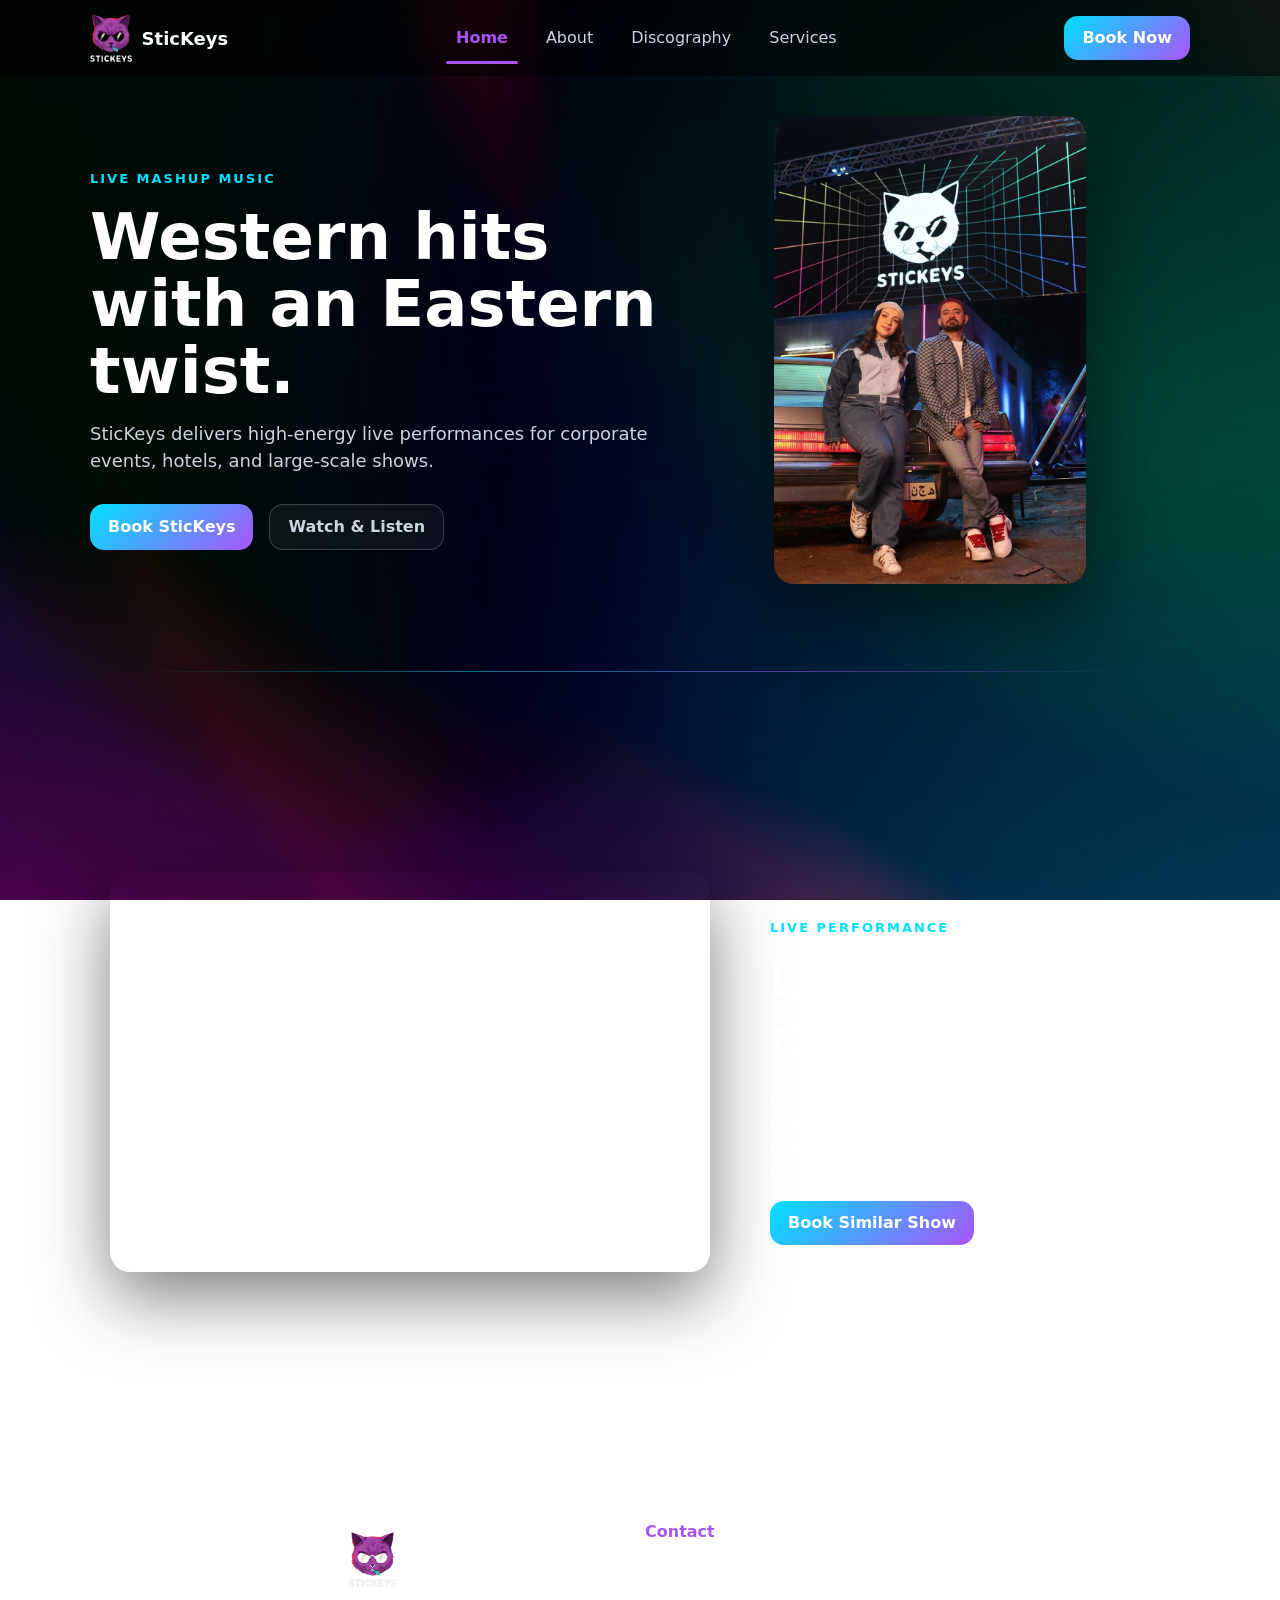
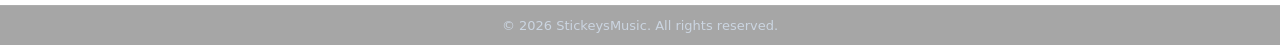
<file: index.html>
<!doctype html>
<html lang="en">
<head>
  <meta charset="utf-8" />
  <meta name="viewport" content="width=device-width, initial-scale=1" />
  <title>Home | SticKeys</title>
  <meta name="description" content="SticKeys is a high-energy mashup band blending Western hits with Eastern flavors. Book us for your events." />

  <!-- CSS file -->
  <link rel="stylesheet" href="style.css" />
</head>


<body>

  <!-- NAV -->
<header class="nav">
  <div class="container nav-inner">
    <a class="brand" href="index.html">
      <img src="Images/Colored Logo.png" alt="SticKeys Logo" class="logo">
      <span class="brand-name">SticKeys</span>
    </a>

    <!-- Desktop links -->
    <nav class="links">
      <a href="index.html" class="active">Home</a>
      <a href="about.html">About</a>
      <a href="discography.html">Discography</a>
      <a href="services.html">Services</a>
    </nav>

    <!-- Right side actions -->
    <div class="nav-actions">
      <!-- Desktop Book button -->
      <a class="btn btn-solid nav-book" href="book.html">Book Now</a>

      <!-- Hamburger (mobile) -->
      <button class="hamburger" id="hamburger" type="button">
        ☰
      </button>
    </div>
  </div>

  <!-- Mobile menu -->
  <div class="mobile-menu" id="mobileMenu">
    <a href="index.html" class="active">Home</a>
    <a href="about.html">About</a>
    <a href="discography.html">Discography</a>
    <a href="services.html">Services</a>
    <a href="book.html" class="mobile-book">Book Now</a>
  </div>
</header>



  <!-- HERO -->
  <main id="home" class="hero">
    <div class="container hero-inner">
 <div class="hero-grid">

  <!-- LEFT SIDE -->
  <div class="hero-text">
    <p  class="kicker reveal">Live Mashup Music</p>
    <h1 class="reveal">Western hits with an Eastern twist.</h1>

    <p class="sub reveal">
      SticKeys delivers high-energy live performances for corporate events,
      hotels, and large-scale shows.
    </p>

    <div class="hero-actions">
      <a class="btn btn-solid" href="book.html">Book SticKeys</a>
      <a class="btn btn-ghost" href="discography.html">Watch & Listen</a>
    </div>
  </div>

  <!-- RIGHT SIDE -->
  <div class="hero-image">
    <img src="Images/band-photo.jpeg" alt="SticKeys Live Performance">
  </div>

</div>

<div class="section-divider"></div>

<section class="live-section">
  <div class="container live-grid">

    <!-- LEFT SIDE: VIDEO -->
    <div class="live-video">
      <iframe width="560" height="315" src="https://www.youtube.com/embed/PynqSFzTPls?si=q88Zishb3tzbi89B&amp;start=1" title="YouTube video player" frameborder="0" allow="accelerometer; autoplay; clipboard-write; encrypted-media; gyroscope; picture-in-picture; web-share" referrerpolicy="strict-origin-when-cross-origin" allowfullscreen></iframe>
    </div>

    <!-- RIGHT SIDE: TEXT -->
    <div class="live-text">
      <p class="kicker reveal">Live Performance</p>
      <h2 class="reveal">Live At Sawy Cultural Wheel</h2>
      <p class="reveal">
        Experience SticKeys live on stage at El Sawy Cultural Wheel,
        delivering an electrifying mashup performance that blends
        Western energy with Eastern rhythm.
      </p>
      <a href="book.html" class="btn btn-solid">Book Similar Show</a>
    </div>
  </div>
</section>

  </main>

        <!-- Footer -->

<footer class="footer">
  <div class="container">
    <div class="footer-grid">
      <div class="footer-brand">
        <img src="Images/Colored Logo.png" alt="SticKeys Logo" class="footer-logo">
      </div>

      <div class="footer-contact">
        <h4>Contact</h4>
        <a href="mailto:info@stickeysmusic.com">Email: info@stickeysmusic.com</a>
        <P></P>
        <a href="tel:+971521559768">Phone: +971 52 155 9768</a>
      </div>
    </div>
  </div>

  <div class="footer-bottom">
    © 2026 StickeysMusic. All rights reserved.
  </div>
</footer>

<div class="cursor-dot" id="cursorDot"></div>
<div class="cursor-glow" id="cursorGlow"></div>


  <!-- JS file -->
  <script src="script.js"></script>
</body>
</html>
</file>
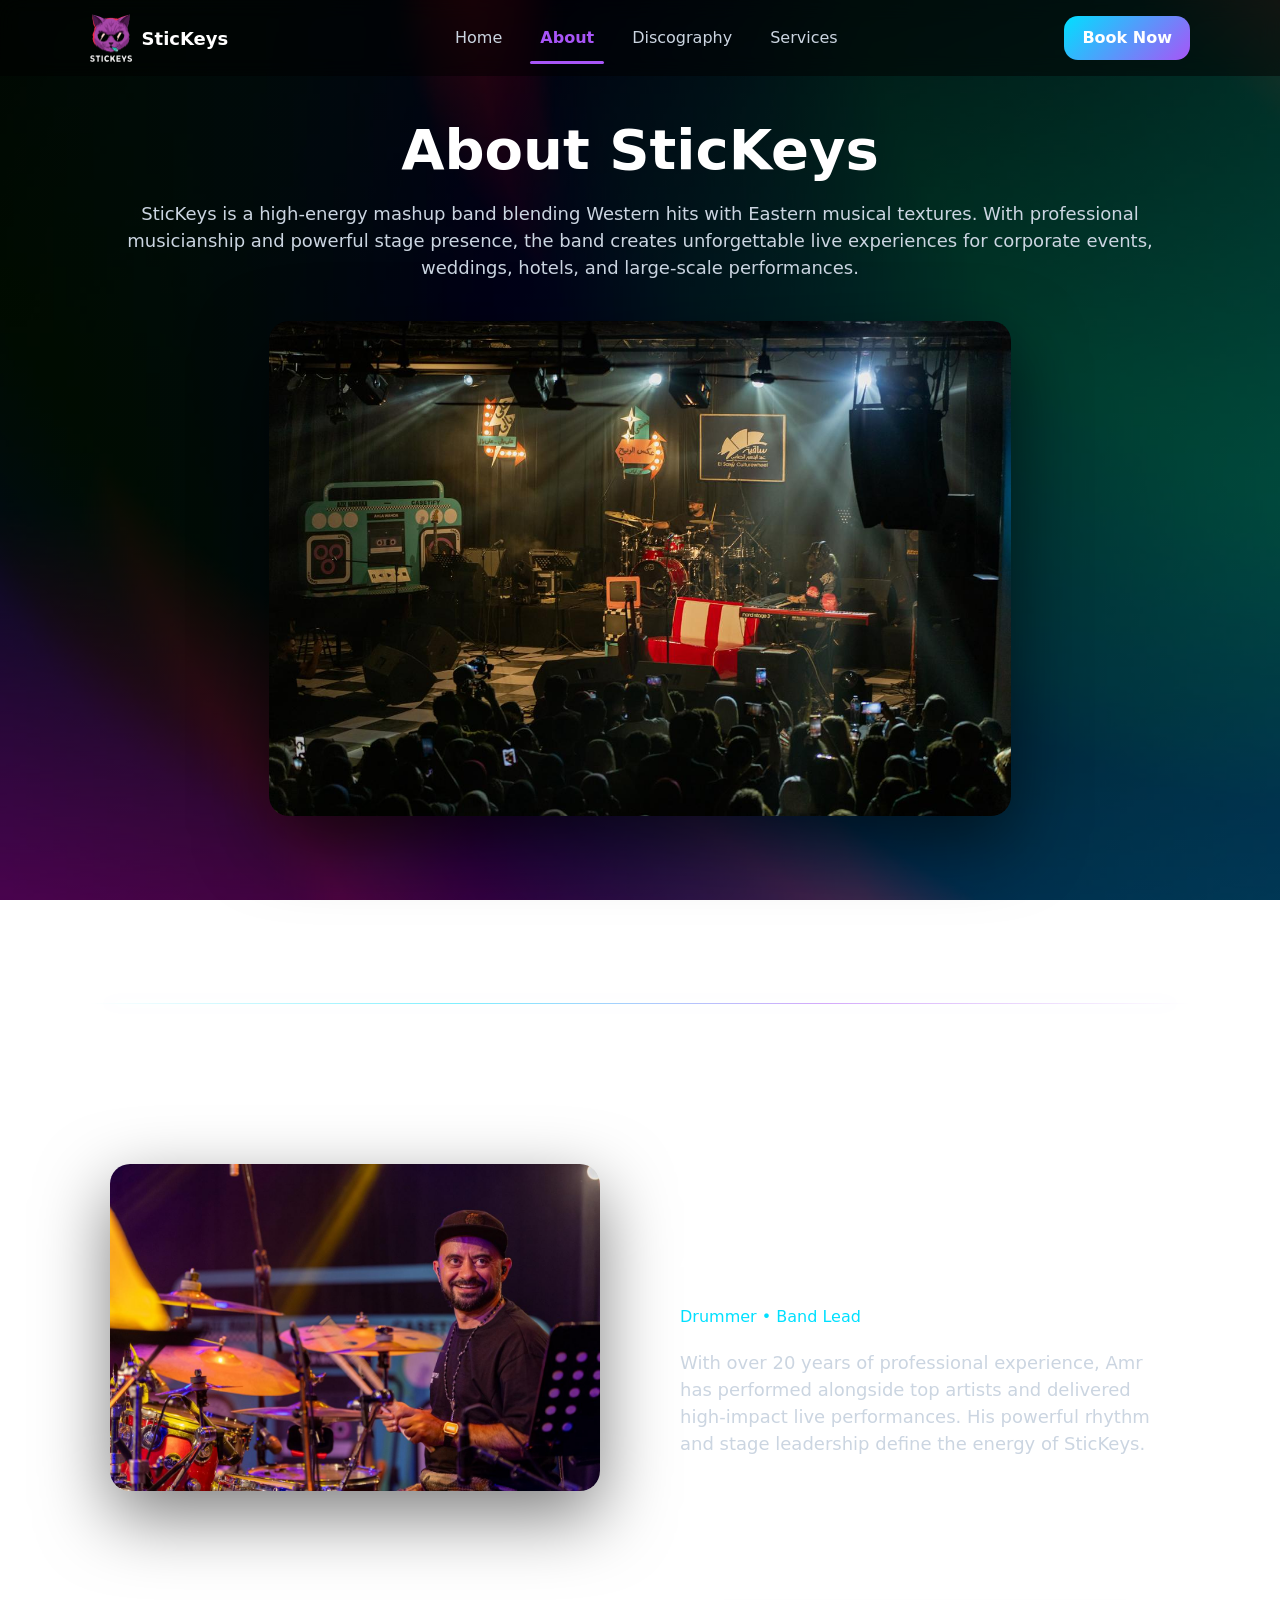
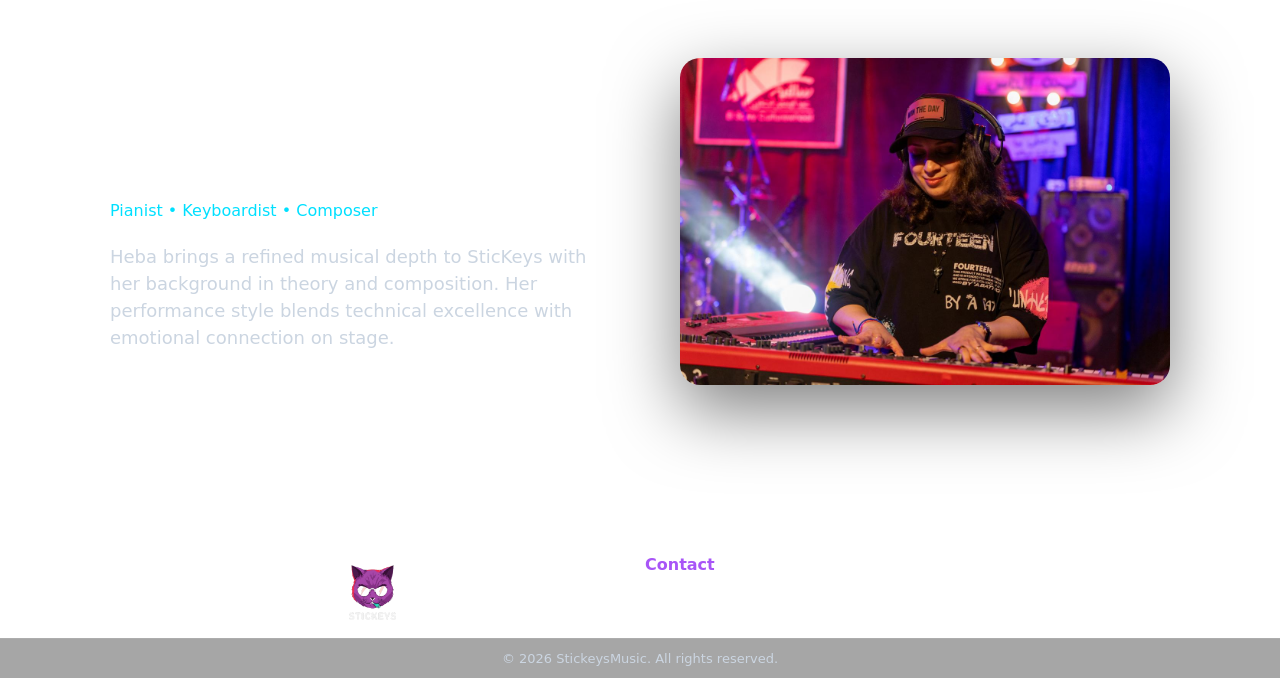
<file: about.html>
<!doctype html>
<html lang="en">
<head>
  <meta charset="utf-8" />
  <meta name="viewport" content="width=device-width, initial-scale=1" />
  <title>About | SticKeys</title>

  <link rel="stylesheet" href="style.css" />
</head>

<body>

  <!-- NAV -->
<header class="nav">
  <div class="container nav-inner">
    <a class="brand" href="index.html">
      <img src="Images/Colored Logo.png" alt="SticKeys Logo" class="logo">
      <span class="brand-name">SticKeys</span>
    </a>

    <!-- Desktop links -->
    <nav class="links">
      <a href="index.html">Home</a>
      <a href="about.html"class="active">About</a>
      <a href="discography.html">Discography</a>
      <a href="services.html">Services</a>
    </nav>

    <!-- Right side actions -->
    <div class="nav-actions">
      <!-- Desktop Book button -->
      <a class="btn btn-solid nav-book" href="book.html">Book Now</a>

      <!-- Hamburger (mobile) -->
      <button class="hamburger" id="hamburger" type="button">
        ☰
      </button>
    </div>
  </div>

  <!-- Mobile menu -->
  <div class="mobile-menu" id="mobileMenu">
    <a href="index.html">Home</a>
    <a href="about.html" class="active">About</a>
    <a href="discography.html">Discography</a>
    <a href="services.html">Services</a>
    <a href="book.html" class="mobile-book">Book Now</a>
  </div>
</header>

  <!-- ABOUT CONTENT -->
  <section class="about-band">
  <div class="container band-grid">

        <!-- RIGHT: TEXT -->
    <div class="band-text">
      <h1 class="reveal">About SticKeys</h1>
      <p class="reveal">
        SticKeys is a high-energy mashup band blending Western hits
        with Eastern musical textures. With professional musicianship
        and powerful stage presence, the band creates unforgettable
        live experiences for corporate events, weddings, hotels,
        and large-scale performances.
      </p>

    <!-- LEFT: IMAGE -->
    <div class="band-image">
      <img src="Images/band.jpeg" alt="SticKeys Band">
    </div>


    </div>

  </div>
</section>

<div class="section-divider"></div>


<section class="member-section">
  <div class="container member-grid">

    <div class="member-image">
      <img src="Images/amr.jpeg" alt="Amr Galal">
    </div>

    <div class="member-text">
      <h2>Amr Galal</h2>
      <h4>Drummer • Band Lead</h4>
      <p>
        With over 20 years of professional experience, Amr has performed
        alongside top artists and delivered high-impact live performances.
        His powerful rhythm and stage leadership define the energy of SticKeys.
      </p>
    </div>

  </div>
</section>


<section class="member-section alt-layout">
  <div class="container member-grid">

    <div class="member-image">
      <img src="Images/heba.jpeg" alt="Heba Solieman">
    </div>

    <div class="member-text">
      <h2>Heba Solieman</h2>
      <h4>Pianist • Keyboardist • Composer</h4>
      <p>
        Heba brings a refined musical depth to SticKeys with her background
        in theory and composition. Her performance style blends technical
        excellence with emotional connection on stage.
      </p>
    </div>

  </div>
</section>

        <!-- Footer -->

<footer class="footer">
  <div class="container">
    <div class="footer-grid">
      <div class="footer-brand">
        <img src="Images/Colored Logo.png" alt="SticKeys Logo" class="footer-logo">
      </div>

      <div class="footer-contact">
        <h4>Contact</h4>
        <a href="mailto:info@stickeysmusic.com">Email: info@stickeysmusic.com</a>
        <P></P>
        <a href="tel:+971521559768">Phone: +971 52 155 9768</a>
      </div>
    </div>
  </div>

  <div class="footer-bottom">
    © 2026 StickeysMusic. All rights reserved.
  </div>
</footer>

<div class="cursor-dot" id="cursorDot"></div>
<div class="cursor-glow" id="cursorGlow"></div>


  <script src="script.js"></script>
</body>
</html>
</file>
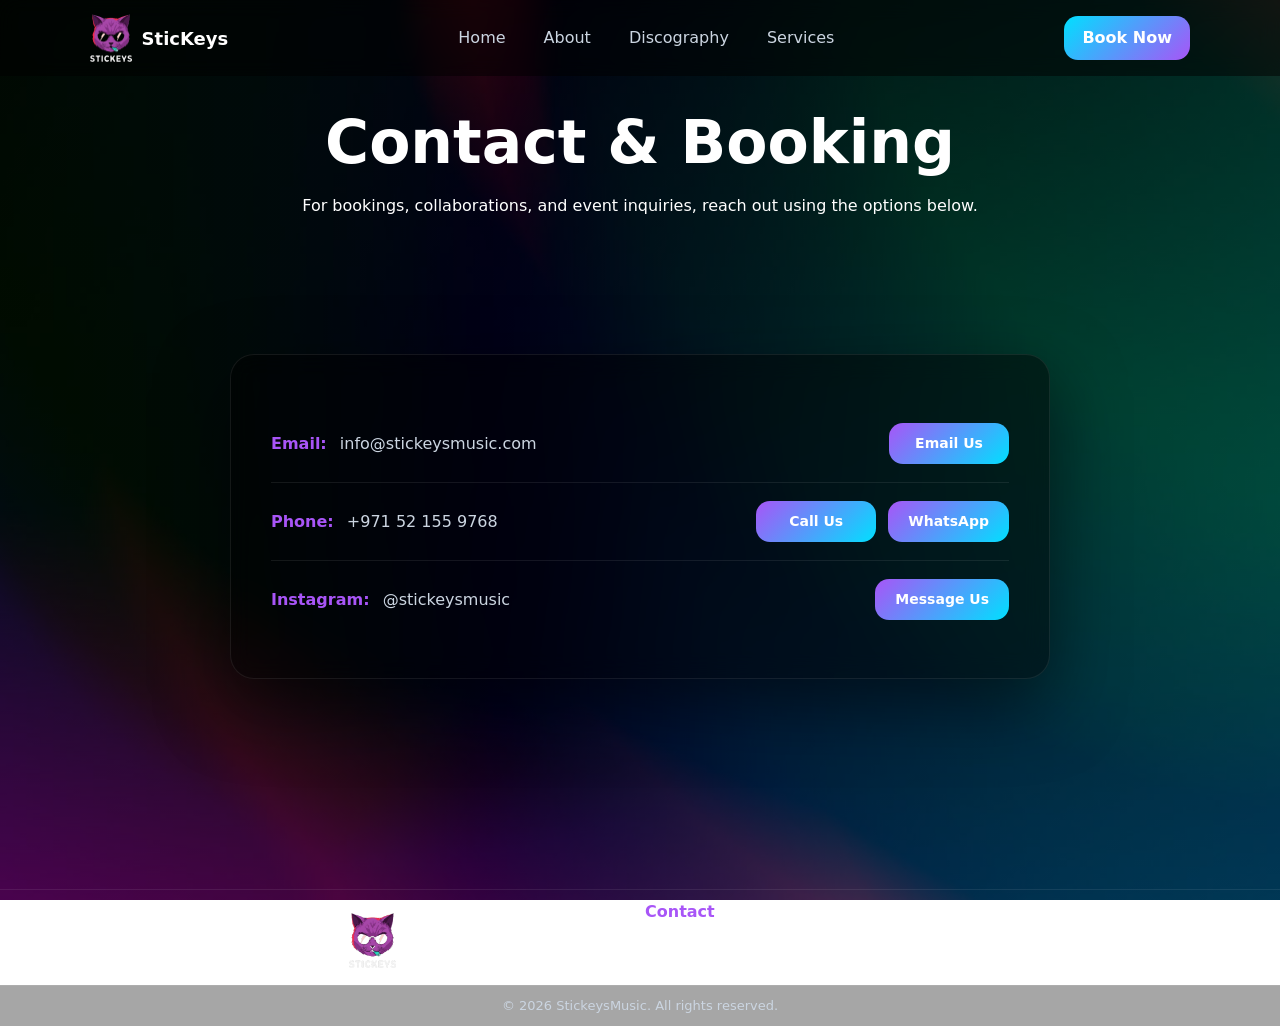
<file: book.html>
<!doctype html>
<html lang="en">
<head>
  <meta charset="utf-8" />
  <meta name="viewport" content="width=device-width, initial-scale=1" />
  <title>Book | SticKeys</title>
  <link rel="stylesheet" href="style.css" />
</head>
<body>

  <!-- NAV -->
<header class="nav">
  <div class="container nav-inner">
    <a class="brand" href="index.html">
      <img src="Images/Colored Logo.png" alt="SticKeys Logo" class="logo">
      <span class="brand-name">SticKeys</span>
    </a>

    <!-- Desktop links -->
    <nav class="links">
      <a href="index.html">Home</a>
      <a href="about.html">About</a>
      <a href="discography.html">Discography</a>
      <a href="services.html">Services</a>
    </nav>

    <!-- Right side actions -->
    <div class="nav-actions">
      <!-- Desktop Book button -->
      <a class="btn btn-solid nav-book" href="book.html">Book Now</a>

      <!-- Hamburger (mobile) -->
      <button class="hamburger" id="hamburger" type="button">
        ☰
      </button>
    </div>
  </div>

  <!-- Mobile menu -->
  <div class="mobile-menu" id="mobileMenu">
    <a href="index.html">Home</a>
    <a href="about.html">About</a>
    <a href="discography.html">Discography</a>
    <a href="services.html">Services</a>
    <a href="book.html" class="mobile-book active">Book Now</a>
  </div>
</header>

  <!-- PAGE HERO -->
  <section class="page-hero">
    <div class="container">
      <h1 class="reveal">Contact & Booking</h1>
      <p class="reveal">For bookings, collaborations, and event inquiries, reach out using the options below.</p>
    </div>
  </section>

  <!-- BOOKING CONTACT ONLY -->
  <section class="book">
    <div class="container book-simple">
      <div class="book-card">

        <div class="contact-list">

          <!-- EMAIL -->
          <div class="contact-row">
            <div class="contact-left">
              <strong>Email:</strong>
              <span>info@stickeysmusic.com</span>
            </div>

            <div class="contact-right">
              <a class="btn btn-contact"
                 href="mailto:info@stickeysmusic.com">
                Email Us
              </a>
            </div>
          </div>

          <!-- PHONE -->
          <div class="contact-row">
            <div class="contact-left">
              <strong>Phone:</strong>
              <span>+971 52 155 9768</span>
            </div>

            <div class="contact-right">
              <a class="btn btn-contact"
                href="tel:+971521559768">
                Call Us
              </a>

              <a class="btn btn-contact"
                href="https://wa.me/971521559768"
                target="_blank"
                rel="noreferrer">
                WhatsApp
              </a>

            </div>
          </div>

          <!-- INSTAGRAM -->
          <div class="contact-row">
            <div class="contact-left">
              <strong>Instagram:</strong>
              <span>@stickeysmusic</span>
            </div>

            <div class="contact-right">
                <a class="btn btn-contact"
                  href="https://instagram.com/stickeysmusic"
                  target="_blank"
                  rel="noreferrer">
                  Message Us
                </a>
            </div>
          </div>

        </div>

      </div>
    </div>
  </section>

        <!-- Footer -->

<footer class="footer">
  <div class="container">
    <div class="footer-grid">
      <div class="footer-brand">
        <img src="Images/Colored Logo.png" alt="SticKeys Logo" class="footer-logo">
      </div>

      <div class="footer-contact">
        <h4>Contact</h4>
        <a href="mailto:info@stickeysmusic.com">Email: info@stickeysmusic.com</a>
        <P></P>
        <a href="tel:+971521559768">Phone: +971 52 155 9768</a>
      </div>
    </div>
  </div>

  <div class="footer-bottom">
    © 2026 StickeysMusic. All rights reserved.
  </div>
</footer>

<div class="cursor-dot" id="cursorDot"></div>
<div class="cursor-glow" id="cursorGlow"></div>


  <script src="script.js"></script>
</body>
</html>
</file>
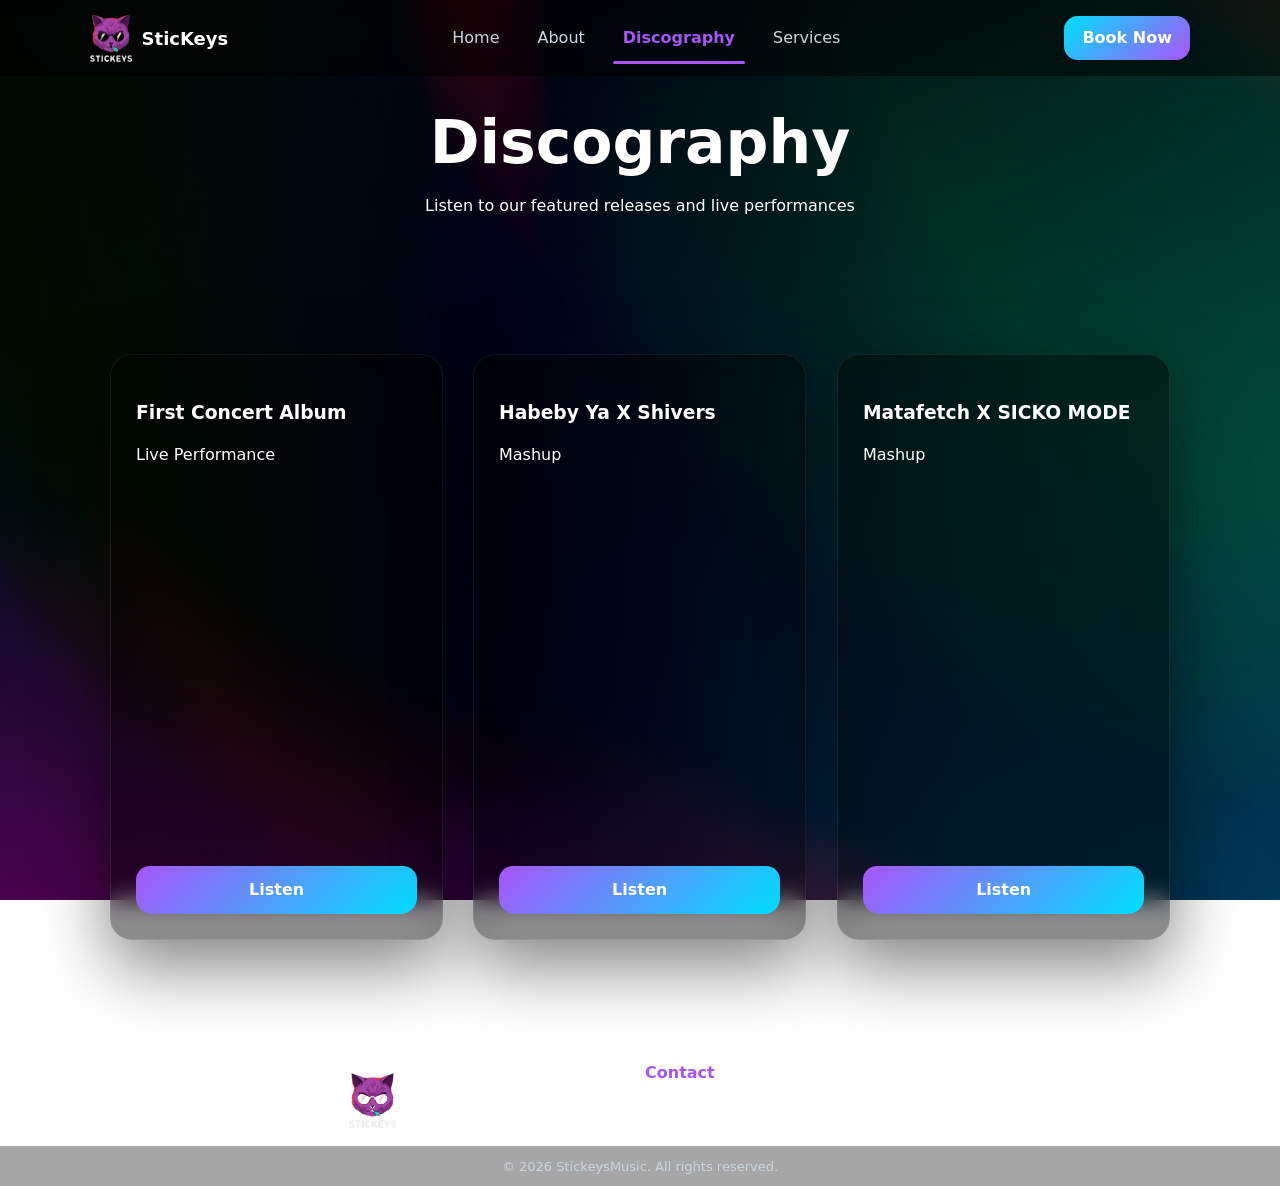
<file: discography.html>
<!doctype html>
<html lang="en">
<head>
  <meta charset="utf-8" />
  <meta name="viewport" content="width=device-width, initial-scale=1" />
  <title >Discography | SticKeys</title>

  <link rel="stylesheet" href="style.css" />
</head>

<body>

  <!-- NAV -->
<header class="nav">
  <div class="container nav-inner">
    <a class="brand" href="index.html">
      <img src="Images/Colored Logo.png" alt="SticKeys Logo" class="logo">
      <span class="brand-name">SticKeys</span>
    </a>

    <!-- Desktop links -->
    <nav class="links">
      <a href="index.html">Home</a>
      <a href="about.html">About</a>
      <a href="discography.html" class="active">Discography</a>
      <a href="services.html">Services</a>
    </nav>

    <!-- Right side actions -->
    <div class="nav-actions">
      <!-- Desktop Book button -->
      <a class="btn btn-solid nav-book" href="book.html">Book Now</a>

      <!-- Hamburger (mobile) -->
      <button class="hamburger" id="hamburger" type="button">
        ☰
      </button>
    </div>
  </div>

  <!-- Mobile menu -->
  <div class="mobile-menu" id="mobileMenu">
    <a href="index.html" class="active">Home</a>
    <a href="about.html">About</a>
    <a href="discography.html" class="active">Discography</a>
    <a href="services.html">Services</a>
    <a href="book.html" class="mobile-book">Book Now</a>
  </div>
</header>

  <!-- PAGE HERO -->
  <section class="page-hero">
    <div class="container">
      <h1 class="reveal">Discography</h1>
      <p class="reveal">Listen to our featured releases and live performances</p>
    </div>
  </section>

  <!-- DISCOGRAPHY SECTION -->
  <section class="discography">
    <div class="container">

      <div class="discography-grid">

        <!-- TRACK 1 -->
        <article class="track-card">
          <h3>First Concert Album</h3>
          <p class="muted">Live Performance</p>

          <div class="spotify-embed">
              <iframe data-testid="embed-iframe" style="border-radius:12px" src="https://open.spotify.com/embed/album/4NHDDdU1MjfiVtORoOuzIJ?utm_source=generator&theme=0" width="100%" height="352" frameBorder="0" allowfullscreen="" allow="autoplay; clipboard-write; encrypted-media; fullscreen; picture-in-picture" loading="lazy"></iframe>
            <div class="track-actions">
              <a href="https://distrokid.com/hyperfollow/stickeys/first-concert----4" 
                target="_blank" 
                class="btn btn-platform">
                Listen
              </a>
            </div>

          </div>
        </article>

        <!-- TRACK 2 -->
        <article class="track-card">
          <h3>Habeby Ya X Shivers</h3>
          <p class="muted">Mashup</p>

          <div class="spotify-embed">
            <iframe data-testid="embed-iframe" style="border-radius:12px" src="https://open.spotify.com/embed/album/6V7e6CzNdMQ8tXA8JLRlX6?utm_source=generator" width="100%" height="352" frameBorder="0" allowfullscreen="" allow="autoplay; clipboard-write; encrypted-media; fullscreen; picture-in-picture" loading="lazy">
            </iframe> 
            <div class="track-actions">
            <a href="https://distrokid.com/hyperfollow/stickeys/mashup-----shivers" 
              target="_blank" 
              class="btn btn-platform">
              Listen
            </a>
          </div>
          </div>
        </article>

        <!-- TRACK 3 -->
        <article class="track-card">
          <h3>Matafetch X SICKO MODE</h3>
          <p class="muted">Mashup</p>

          <div class="spotify-embed">
            <iframe data-testid="embed-iframe" style="border-radius:12px" src="https://open.spotify.com/embed/album/7iPVw7aVLtKVBGfxAKXgQk?utm_source=generator" width="100%" height="352" frameBorder="0" allowfullscreen="" allow="autoplay; clipboard-write; encrypted-media; fullscreen; picture-in-picture" loading="lazy">        
            </iframe>
            <div class="track-actions">
              <a href="https://distrokid.com/hyperfollow/stickeys/mashup----sicko-mode" 
                target="_blank" 
                class="btn btn-platform">
                Listen
              </a>
          </div>
        </article>

      </div>

    </div>
  </section>

        <!-- Footer -->

<footer class="footer">
  <div class="container">
    <div class="footer-grid">
      <div class="footer-brand">
        <img src="Images/Colored Logo.png" alt="SticKeys Logo" class="footer-logo">
      </div>

      <div class="footer-contact">
        <h4>Contact</h4>
        <a href="mailto:info@stickeysmusic.com">Email: info@stickeysmusic.com</a>
        <P></P>
        <a href="tel:+971521559768">Phone: +971 52 155 9768</a>
      </div>
    </div>
  </div>

  <div class="footer-bottom">
    © 2026 StickeysMusic. All rights reserved.
  </div>
</footer>

<div class="cursor-dot" id="cursorDot"></div>
<div class="cursor-glow" id="cursorGlow"></div>


  <script src="script.js"></script>
</body>
</html>
</file>
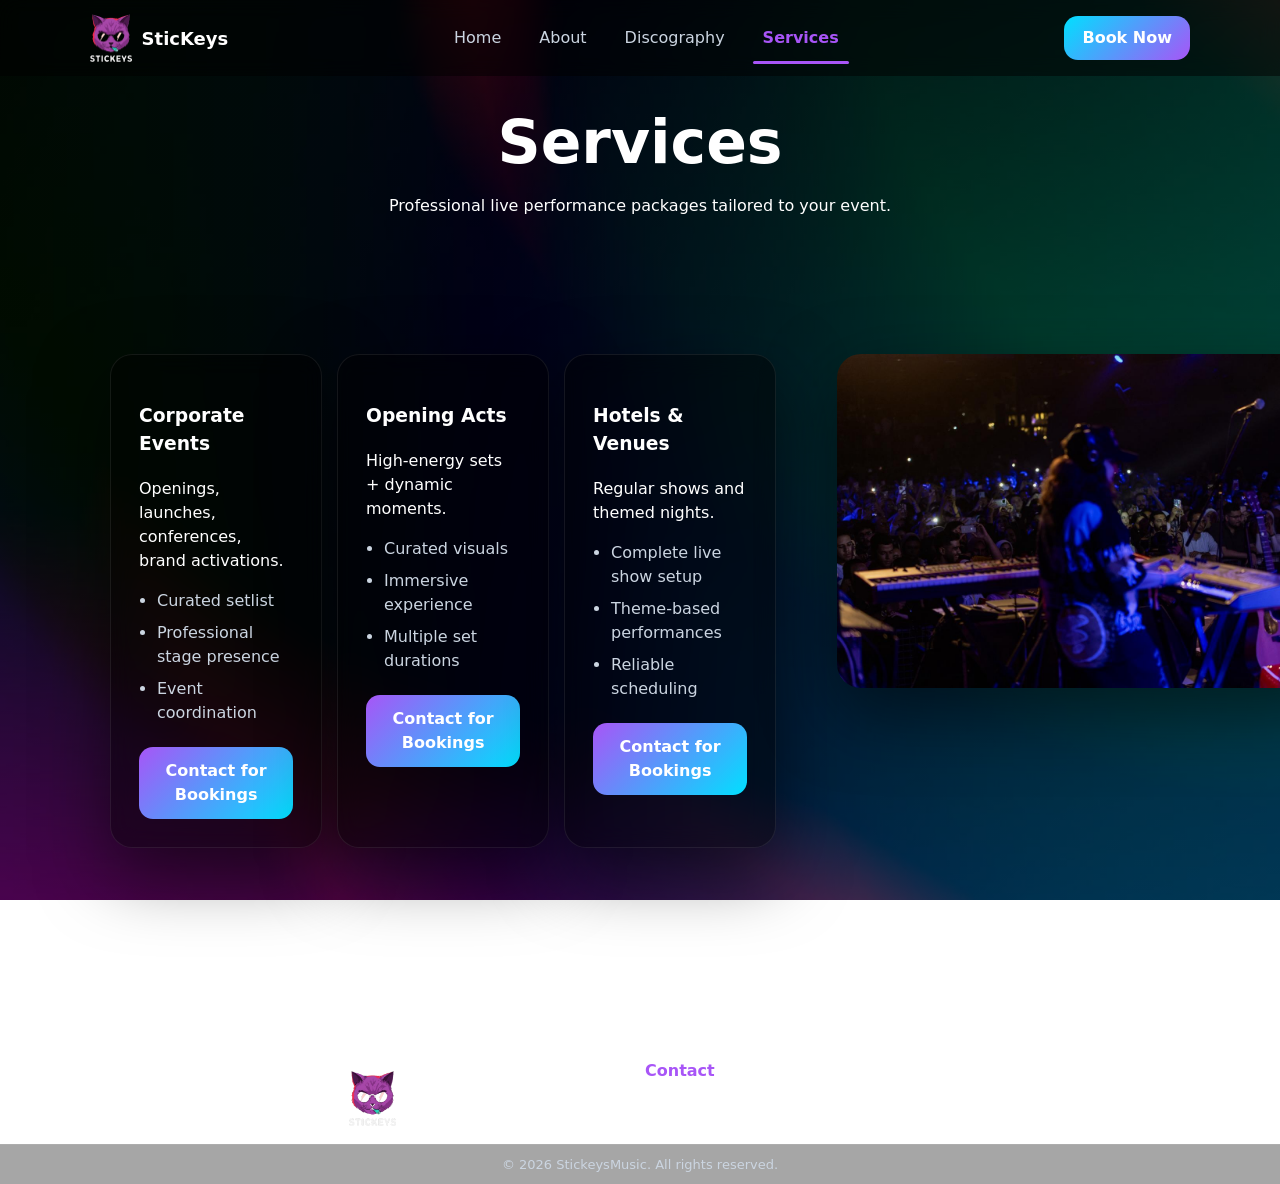
<file: services.html>
<!doctype html>
<html lang="en">
<head>
  <meta charset="utf-8" />
  <meta name="viewport" content="width=device-width, initial-scale=1" />
  <title>Services | SticKeys</title>
  <link rel="stylesheet" href="style.css" />
</head>
<body>

  <!-- NAV -->
<header class="nav">
  <div class="container nav-inner">
    <a class="brand" href="index.html">
      <img src="Images/Colored Logo.png" alt="SticKeys Logo" class="logo">
      <span class="brand-name">SticKeys</span>
    </a>

    <!-- Desktop links -->
    <nav class="links">
      <a href="index.html">Home</a>
      <a href="about.html">About</a>
      <a href="discography.html">Discography</a>
      <a href="services.html" class="active">Services</a>
    </nav>

    <!-- Right side actions -->
    <div class="nav-actions">
      <!-- Desktop Book button -->
      <a class="btn btn-solid nav-book" href="book.html">Book Now</a>

      <!-- Hamburger (mobile) -->
      <button class="hamburger" id="hamburger" type="button">
        ☰
      </button>
    </div>
  </div>

  <!-- Mobile menu -->
  <div class="mobile-menu" id="mobileMenu">
    <a href="index.html">Home</a>
    <a href="about.html">About</a>
    <a href="discography.html">Discography</a>
    <a href="services.html" class="active">Services</a>
    <a href="book.html" class="mobile-book">Book Now</a>
  </div>
</header>

  <!-- PAGE HERO -->
  <section class="page-hero">
    <div class="container">
      <h1 class="reveal">Services</h1>
      <p class="reveal">Professional live performance packages tailored to your event.</p>
    </div>
  </section>

  <!-- SERVICES SECTION -->
  <section class="services">
    <div class="container services-layout">

      <!-- LEFT SIDE: SERVICES CONTENT -->
      <div class="services-content">

        <div class="services-grid">

          <article class="service-card">
            <h3>Corporate Events</h3>
            <p class="muted">Openings, launches, conferences, brand activations.</p>
            <ul class="service-list">
              <li>Curated setlist</li>
              <li>Professional stage presence</li>
              <li>Event coordination</li>
            </ul>
            <a class="btn btn-platform" href="book.html">Contact for Bookings</a>
          </article>

          <article class="service-card">
            <h3>Opening Acts</h3>
            <p class="muted">High-energy sets + dynamic moments.</p>
            <ul class="service-list">
              <li>Curated visuals</li>
              <li>Immersive experience</li>
              <li>Multiple set durations</li>
            </ul>
            <a class="btn btn-platform" href="book.html">Contact for Bookings</a>
          </article>

          <article class="service-card">
            <h3>Hotels & Venues</h3>
            <p class="muted">Regular shows and themed nights.</p>
            <ul class="service-list">
              <li>Complete live show setup</li>
              <li>Theme-based performances</li>
              <li>Reliable scheduling</li>
            </ul>
            <a class="btn btn-platform" href="book.html">Contact for Bookings</a>
          </article>

        </div>

      </div>

      <!-- RIGHT SIDE: IMAGE -->
      <div class="services-image">
        <img src="Images/services.jpeg" alt="SticKeys Live Performance">
      </div>

    </div>
  </section>

        <!-- Footer -->

<footer class="footer">
  <div class="container">
    <div class="footer-grid">
      <div class="footer-brand">
        <img src="Images/Colored Logo.png" alt="SticKeys Logo" class="footer-logo">
      </div>

      <div class="footer-contact">
        <h4>Contact</h4>
        <a href="mailto:info@stickeysmusic.com">Email: info@stickeysmusic.com</a>
        <P></P>
        <a href="tel:+971521559768">Phone: +971 52 155 9768</a>
      </div>
    </div>
  </div>

  <div class="footer-bottom">
    © 2026 StickeysMusic. All rights reserved.
  </div>
</footer>

<div class="cursor-dot" id="cursorDot"></div>
<div class="cursor-glow" id="cursorGlow"></div>


  <script src="script.js"></script>
</body>
</html>
</file>
<file: style.css>
:root{
  --text:#ffffff;
  --muted:#cbd5e1;
  --accent:#00e0ff;     /* cyan */
  --accent2:#a855f7;    /* purple */
  --line:rgba(255,255,255,.1);
  --radius:18px;
  --max:1100px;
  --navH: 76px; /* adjust if needed */
  /* keep your other variables */
}

*{
  box-sizing: border-box;
}

html{
  scroll-behavior: smooth;
}

html, body{
  min-height: 100%;
}

body{
  margin:0;
  font-family: system-ui, -apple-system, Segoe UI, Roboto, Arial, sans-serif;
  color: var(--text);
  line-height: 1.5;

  background:
    linear-gradient(rgba(0,0,0,0.65), rgba(0,0,0,0.65)),
    url(Images/BG.jpg) no-repeat center center;

  background-size: cover;
  background-attachment: fixed; /* makes it feel continuous */
}

/* GENERAL */

a{
  color: inherit;
  text-decoration: none;
}

section{
  scroll-margin-top: calc(var(--navH) + 20px);
}

section, main{
  scroll-margin-top: var(--navH);
}

.container{
  max-width: var(--max);
  margin: 0 auto;
  padding: 0 20px;
}

.section-divider{
  height: 1px;
  width: min(1100px, 90%);
  margin: 80px auto;
  background: linear-gradient(
    90deg,
    transparent,
    rgba(0,224,255,.5),
    rgba(168,85,247,.5),
    transparent
  );
  box-shadow: 0 0 30px rgba(0,224,255,.15);
  
}


/* ================= NAVBAR ================= */

.nav{
  position: sticky;
  top: 0;
  z-index: 1000;
  height: var(--navH);
  display: flex;
  align-items: center;

  background: rgba(0,0,0,.5);
  backdrop-filter: blur(10px);
}


.nav-inner{
  width: 100%;
  display:flex;
  align-items:center;
  justify-content:space-between;
  padding: 0; /* important */
}


.brand{
  display:flex;
  align-items:center;
  gap:10px;
  font-weight:800;
  font-size: 18px;
}

.logo{
  height:48px;
  width:auto;
  display:block;
}


.links{
  display:flex;
  gap:18px;
}


.links a{
  color: var(--muted);
  padding: 8px 10px;
  border-radius: 12px;
  transition: 0.3s ease;
}

.links a.active{
  color: var(--accent2);
  font-weight: 700;
  position: relative;
}

.links a.active::after{
  content: "";
  position: absolute;
  left: 0;
  bottom: -6px;
  width: 100%;
  height: 3px;
  background: var(--accent2);
  border-radius: 10px;
}


.links a:hover{
  color: var(--text);
  background: rgba(255,255,255,.08);
}

/* ===== NAV ACTIONS ===== */
.nav-actions{
  display: flex;
  align-items: center;
  gap: 12px;
}

/* Hamburger hidden on desktop */
.hamburger{
  display:none;
  font-size:24px;
  color:white;
  margin-right: 10px;
  background:transparent;
  border:none;
  cursor:pointer;
}


/* Mobile menu panel */
.mobile-menu{
  display: none;

  position: absolute;        /* important */
  top: var(--navH);          /* start BELOW navbar */
  left: 0;
  right: 0;

  background: rgba(0,0,0,.9);
  backdrop-filter: blur(12px);

  z-index: 999;              /* above everything */
}


.mobile-menu a{
  display: block;
  padding: 14px 20px;
  color: var(--muted);
}

.mobile-menu a:hover{
  background: rgba(255,255,255,.06);
  color: var(--text);
}

.mobile-menu .mobile-book{
  color: white;
  font-weight: 700;
  background: linear-gradient(135deg, var(--accent2), var(--accent));
}

.mobile-menu .mobile-book:hover{
  background: linear-gradient(135deg, var(--accent2), var(--accent));
}

/* Open state */
.mobile-menu.open{
  display: block;
}


/* Animate hamburger to X when open */
.hamburger.open span:nth-child(1){
  transform: translateY(8px) rotate(45deg);
}
.hamburger.open span:nth-child(2){
  opacity: 0;
}
.hamburger.open span:nth-child(3){
  transform: translateY(-8px) rotate(-45deg);
}


/* ================= BUTTONS ================= */

.btn{
  display:inline-flex;
  align-items:center;
  justify-content:center;
  padding:10px 18px;
  border-radius:14px;
  font-weight:700;
  transition: 0.3s ease;
  cursor:pointer;
}

.btn-solid{
  border: none;
  background: linear-gradient(135deg, var(--accent), var(--accent2));
  color: white;
}

.btn-solid:hover{
  transform: translateY(-2px);
  box-shadow: 0 8px 25px rgba(0, 224, 255, 0.3);
}

.btn-ghost{
  border: 1px solid rgba(255,255,255,.2);
  background: rgba(255,255,255,.05);
  color: var(--muted);
}

.btn-ghost:hover{
  background: rgba(255,255,255,.12);
  color: var(--text);
}

/* ================= HERO ================= */
/* ================= HERO GRID ================= */
#home{
  scroll-margin-top: var(--navH);
}


.hero-grid{
  display: grid;
  grid-template-columns: 1.5fr 1fr;
  align-items: center;
  gap: 60px;
  width: 100%;
}


.hero-text{
  max-width: 600px;
}

.hero-image img{
  width: 75%;
  border-radius: 20px;
  box-shadow: 0 25px 70px rgba(0,0,0,.5);
}

.hero{
  min-height: calc(100vh - var(--navH));
  display: flex;
  align-items: center;
  padding: 0;
}



.hero-inner{
  width: 100%;
  padding: 40px 0;
}


.kicker{
  color: var(--accent);
  text-transform: uppercase;
  letter-spacing: 2px;
  font-size: 13px;
  font-weight: 600;
}

h1{
  margin: 15px 0;
  font-size: clamp(36px, 5vw, 64px);
  line-height: 1.05;
}

.sub{
  margin: 0;
  color: var(--muted);
  font-size: 18px;
  max-width: 55ch;
}

.hero-actions{
  margin-top: 30px;
  display:flex;
  gap:16px;
  flex-wrap: wrap;
}

/* ================= LIVE SECTION ================= */

.live-section{
  padding: 120px 0;
}

.live-grid{
  display: grid;
  grid-template-columns: 1.5fr 1fr;
  gap: 60px;
  align-items: center;
}

.live-video iframe{
  width: 100%;
  height: 400px;
  border-radius: 20px;
  border-color: black;
  box-shadow: 0 25px 70px rgba(0,0,0,.5);
}

.live-text{
  max-width: 600px;
}

.live-text h2{
  font-size: 40px;
  margin: 15px 0;
}


/* ================= ABOUT BAND SECTION ================= */

.about-band{
  padding: 30px 0 100px;
}

.band-grid{
  display: grid;
  grid-template-columns: 1fr;
  gap: 40px;
  align-items: center;
  text-align: center;
}


.band-image img{
  width: 70%;
  border-radius: 20px;
  box-shadow: 0 25px 70px rgba(0,0,0,.5);
}

.band-text h1{
  font-size: 56px;
  margin-bottom: 20px;
}

.band-text p{
  color: var(--muted);
  font-size: 18px;
  margin-bottom: 40px;
}

/* ================= MEMBER SECTIONS ================= */

.member-section{
  padding: 80px 0;
}

.member-grid{
  display: grid;
  grid-template-columns: 1fr 1fr;
  gap: 80px;
  align-items: center;
}

.member-image img{
  width: 100%;
  border-radius: 20px;
  box-shadow: 0 25px 70px rgba(0,0,0,.5);
}

.member-text h2{
  font-size: 42px;
  margin-bottom: 10px;
}

.member-text h4{
  color: var(--accent);
  margin-bottom: 20px;
  font-weight: 500;
}

.member-text p{
  color: var(--muted);
  font-size: 18px;
}

/* Alternate layout for second member */

.alt-layout .member-grid{
  direction: rtl;
}

.alt-layout .member-text{
  direction: ltr;
}

/* ================= PAGE HERO (re-use) ================= */
.page-hero{
  padding: 20px 0 80px;
  text-align: center;
}

.page-hero h1{
  font-size: 60px;
  margin-bottom: 20px;
}

/* ================= DISCOGRAPHY ================= */

.discography{
  padding: 40px 0 40px;
}

.discography-grid{
  display: grid;
  grid-template-columns: repeat(3, 1fr);
  gap: 30px;
}

.track-card{
  background: rgba(0,0,0,.45);
  border-radius: 22px;
  padding: 25px;
  border: 1px solid rgba(255,255,255,.08);
  backdrop-filter: blur(12px);
  box-shadow: 0 25px 70px rgba(0,0,0,.5);
  transition: transform .25s ease;
}

.track-card:hover{
  transform: translateY(-6px);
}

.track-card h3{
  margin-bottom: 6px;
}

.spotify-embed{
  margin-top: 20px;
  border-radius: 16px;
  overflow: hidden;
}

.track-actions{
  margin-top: 20px;
  display: flex;
}

.btn-platform{
  width: 100%;
  text-align: center;
  padding: 12px 18px;
  font-weight: 700;
  border-radius: 14px;

  background: linear-gradient(135deg, var(--accent2), var(--accent));
  color: white;

  transition: 0.3s ease;
}

.btn-platform:hover{
  transform: translateY(-3px);
  box-shadow: 0 10px 30px rgba(168,85,247,.4);
}


/* ================= SERVICES ================= */

.services{
  padding: 40px 0 130px;
}

.services-layout{
  display: grid;
  grid-template-columns: 2fr 1fr;
  gap: 60px;
  align-items: start;
}

.services-content{
  display: flex;
}

.services-grid{
  display: grid;
  grid-template-columns: repeat(3, 1fr);
  gap: 15px;
}


.service-card{
  background: rgba(0,0,0,.45);
  border-radius: 22px;
  padding: 28px;
  border: 1px solid rgba(255,255,255,.08);
  backdrop-filter: blur(12px);
  box-shadow: 0 25px 70px rgba(0,0,0,.5);
  transition: transform .25s ease;
}

.service-card:hover{
  transform: translateY(-6px);
}

.service-list{
  margin: 16px 0 22px;
  padding-left: 18px;
  color: var(--muted);
}

.service-list li{
  margin: 8px 0;
}

.services-image img{
  width: 150%;
  object-fit: cover;
  border-radius: 24px;
  box-shadow: 0 25px 70px rgba(0,0,0,.5);
}


/* ================= BOOK PAGE ================= */

.book{
  padding: 40px 0 140px;
}

.book-simple{
  display: flex;
  justify-content: center;
}

.book-card{
  max-width: 820px;
  width: 100%;
  background: rgba(0,0,0,.45);
  border-radius: 24px;
  padding: 40px;
  border: 1px solid rgba(255,255,255,.08);
  backdrop-filter: blur(12px);
  box-shadow: 0 25px 70px rgba(0,0,0,.5);
}

/* Contact rows */
.contact-list{
  margin-top: 10px;
}

.contact-row{
  display: flex;
  justify-content: space-between;
  align-items: center;
  gap: 20px;
  padding: 18px 0;
  border-bottom: 1px solid rgba(255,255,255,.08);
}

.contact-row:last-child{
  border-bottom: none;
}

.contact-left{
  color: var(--muted);
  font-size: 16px;
}

.contact-left strong{
  color: var(--accent2);
  margin-right: 8px;
  font-weight: 700;
}

.contact-right{
  display: flex;
  gap: 12px;
  flex-wrap: wrap;
}


/* ================= UNIFIED CONTACT BUTTON ================= */

.btn-contact{
  background: linear-gradient(135deg, var(--accent2), var(--accent));
  color: white;
  padding: 10px 20px;
  border-radius: 14px;
  font-weight: 600;
  font-size: 14px;
  min-width: 120px;
  text-align: center;
  transition: 0.3s ease;
}

.btn-contact:hover{
  transform: translateY(-3px);
  box-shadow: 0 10px 30px rgba(168,85,247,.4);
}



/* ================= FOOTER ================= */

.footer{
  width: 100%;
  background: rgba(0,0,0,.0.1);
  border-top: 1px solid rgba(255,255,255,.08);
  padding: 10px 0 0;
  margin-top: 70px;
}

.footer-grid{
  display: grid;
  grid-template-columns: 1fr 1fr;
  gap: 10px;
  align-items: center;
}

.footer-brand{
  display:flex;
  justify-content:center;
}

.footer-logo{
  height: 55px;
}

.footer-contact h4{
  margin: 0 0 4px;
  color: var(--accent2);
}

.footer-contact p{
  margin: 0 0 4px;
  color: var(--muted);
  font-size: 15px;
}

.footer-bottom{
  width: 100%;
  margin-top: 5px;
  padding: 10px 0;
  text-align: center;
  color: var(--muted);
  font-size: 13px;
  border-top: 1px solid rgba(255,255,255,.08);
  background: rgba(0,0,0,.35); /* optional to match */
}


/* ================= HOVER MOTION (IMAGES + CARDS) ================= */

.hero-image img,
.band-image img,
.member-image img,
.services-image img{
  transition: transform .35s ease, box-shadow .35s ease, filter .35s ease;
  transform: translateZ(0); /* smoother */
  will-change: transform;
}

.hero-image img:hover,
.band-image img:hover,
.member-image img:hover,
.services-image img:hover{
  transform: translateY(-10px) scale(1.03);
  filter: brightness(1.05) saturate(1.05);
  box-shadow:
    0 30px 80px rgba(0,0,0,.65),
    0 0 35px rgba(0,224,255,.18),
    0 0 35px rgba(168,85,247,.18);
}

/* Optional: cards hover slightly too */
.track-card,
.service-card{
  transition: transform .25s ease, box-shadow .25s ease;
  will-change: transform;
}

.track-card:hover,
.service-card:hover{
  transform: translateY(-8px);
  box-shadow:
    0 25px 70px rgba(0,0,0,.6),
    0 0 30px rgba(168,85,247,.14);
}

/* ================= TEXT REVEAL ================= */

.reveal{
  opacity: 0;
  transform: translateY(60px);
  transition: opacity .8s ease, transform 2s ease;
}

.reveal.active{
  opacity: 1;
  transform: translateY(0);
}

/* optional smoother typography */
h1, h2, h3{
  will-change: transform;
}


/* ================= RESPONSIVE DESIGN ================= */
@media (max-width: 768px){
  .footer-grid{
    grid-template-columns: 1fr;
    gap:0px;
    text-align: center;
  }
}

/* ---------- Large tablets / small laptops ---------- */
@media (max-width: 1024px){

  /* HERO */
  .hero-grid{
    grid-template-columns: 1fr;
    gap: 40px;
    text-align: center;
  }

  .hero-text{
    max-width: 700px;
    margin: 0 auto;
  }

  .hero-actions{
    justify-content: center;
  }

  .hero-image{
    display: flex;
    justify-content: center;
  }

  .hero-image img{
    width: 100%;
    max-width: 520px;
  }

  /* LIVE SECTION */
  .live-grid{
    grid-template-columns: 1fr;
    gap: 35px;
    text-align: center;
  }

  .live-text{
    max-width: 700px;
    margin: 0 auto;
  }

  .live-video iframe{
    height: 340px;
  }

  /* ABOUT PAGE */
  .band-grid{
    grid-template-columns: 1fr;
    gap: 40px;
    text-align: center;
  }

  .band-image{
    display: flex;
    justify-content: center;
  }

  .band-image img{
    width: 100%;
    max-width: 560px;
  }

  .member-grid{
    grid-template-columns: 1fr;
    gap: 40px;
    text-align: center;
  }

  /* disable the RTL flip on smaller screens */
  .alt-layout .member-grid{
    direction: ltr;
  }

  /* DISCography */
  .discography-grid{
    grid-template-columns: repeat(2, 1fr);
  }

  /* SERVICES */
  .services-layout{
    grid-template-columns: 1fr;
    gap: 40px;
  }

  .services-grid{
    grid-template-columns: repeat(2, 1fr);
    gap: 18px;
  }

  .services-image{
    display: flex;
    justify-content: center;
  }

  /* your image is 150% wide on desktop, reset it here */
  .services-image img{
    width: 100%;
    max-width: 650px;
  }

  /* PAGE HERO */
  .page-hero h1{
    font-size: 48px;
  }
}


/* ---------- Phones + small tablets ---------- */
@media (max-width: 768px){

  /* NAV (hamburger) */
  .links{ display: none; }
  .hamburger{
    display: inline-flex;
    flex-direction: column;
    justify-content: center;
  }
  .brand-name{ display: none; }

  /* IMPORTANT: hide the desktop Book button on mobile
     (only show Book inside the mobile menu) */
  .nav-book{ display: none; }

  /* HERO */
  .hero-inner{
    padding: 30px 0;
  }

  h1{
    font-size: 40px;
  }

  .sub{
    font-size: 16px;
  }

  /* LIVE */
  .live-section{
    padding: 90px 0;
  }

  .live-video iframe{
    height: 260px;
  }

  /* DISCography */
  .discography-grid{
    grid-template-columns: 1fr;
  }

  /* SERVICES */
  .services-grid{
    grid-template-columns: 1fr;
  }

  /* BOOKING */
  .book-card{
    padding: 28px;
  }

  .contact-row{
    flex-direction: column;
    align-items: flex-start;
    gap: 12px;
  }

  .contact-right{
    width: 100%;
  }

  .btn-contact{
    width: 100%;
    min-width: 0;
  }

  /* PAGE HERO */
  .page-hero{
    padding: 20px 0 60px;
  }

  .page-hero h1{
    font-size: 38px;
  }
}


/* ---------- Very small phones ---------- */
@media (max-width: 420px){

  .container{
    padding: 0 14px;
  }

  .logo{
    height: 42px;
  }

  .btn{
    padding: 10px 14px;
    border-radius: 12px;
  }

  .hero-actions{
    gap: 10px;
  }

  .live-video iframe{
    height: 220px;
  }

  .page-hero h1{
    font-size: 32px;
  }
}

/* ================= CURSOR GLOW ================= */

/* hide default cursor on desktop only */
@media (hover: hover) and (pointer: fine){
  body{
    cursor: none;
  }


.cursor-dot,
.cursor-glow{
  position: fixed;
  top: 0;
  left: 0;
  pointer-events: none;
  z-index: 99999;
  transform: translate(-50%, -50%);
  opacity: 0;
}

.cursor-dot{
  width: 8px;
  height: 8px;
  border-radius: 999px;
  background: rgba(0,224,255,0.95);
  box-shadow: 0 0 18px rgba(0,224,255,0.7);
}

.cursor-glow{
  width: 60px;
  height: 60px;
  border-radius: 999px;
  background: radial-gradient(circle,
    rgba(168,85,247,0.35) 0%,
    rgba(0,224,255,0.18) 35%,
    rgba(0,0,0,0) 70%
  );
  filter: blur(2px);
}

@media (hover: none), (pointer: coarse){
  .cursor-dot,
  .cursor-glow{
    display: none !important;
  }
}


/* stronger glow while hovering interactive items */
body.cursor-hover .cursor-dot{
  transform: translate(-50%, -50%) scale(1.5);
  box-shadow: 0 0 28px rgba(168,85,247,0.8);
}

body.cursor-hover .cursor-glow{
  transform: translate(-50%, -50%) scale(1.35);
  opacity: 1;
}

@media (hover: none){
  .hero-image img:hover,
  .band-image img:hover,
  .member-image img:hover,
  .services-image img:hover,
  .track-card:hover,
  .service-card:hover{
    transform: none;
    box-shadow: 0 25px 70px rgba(0,0,0,.5);
    filter: none;
  }
}
}
</file>
